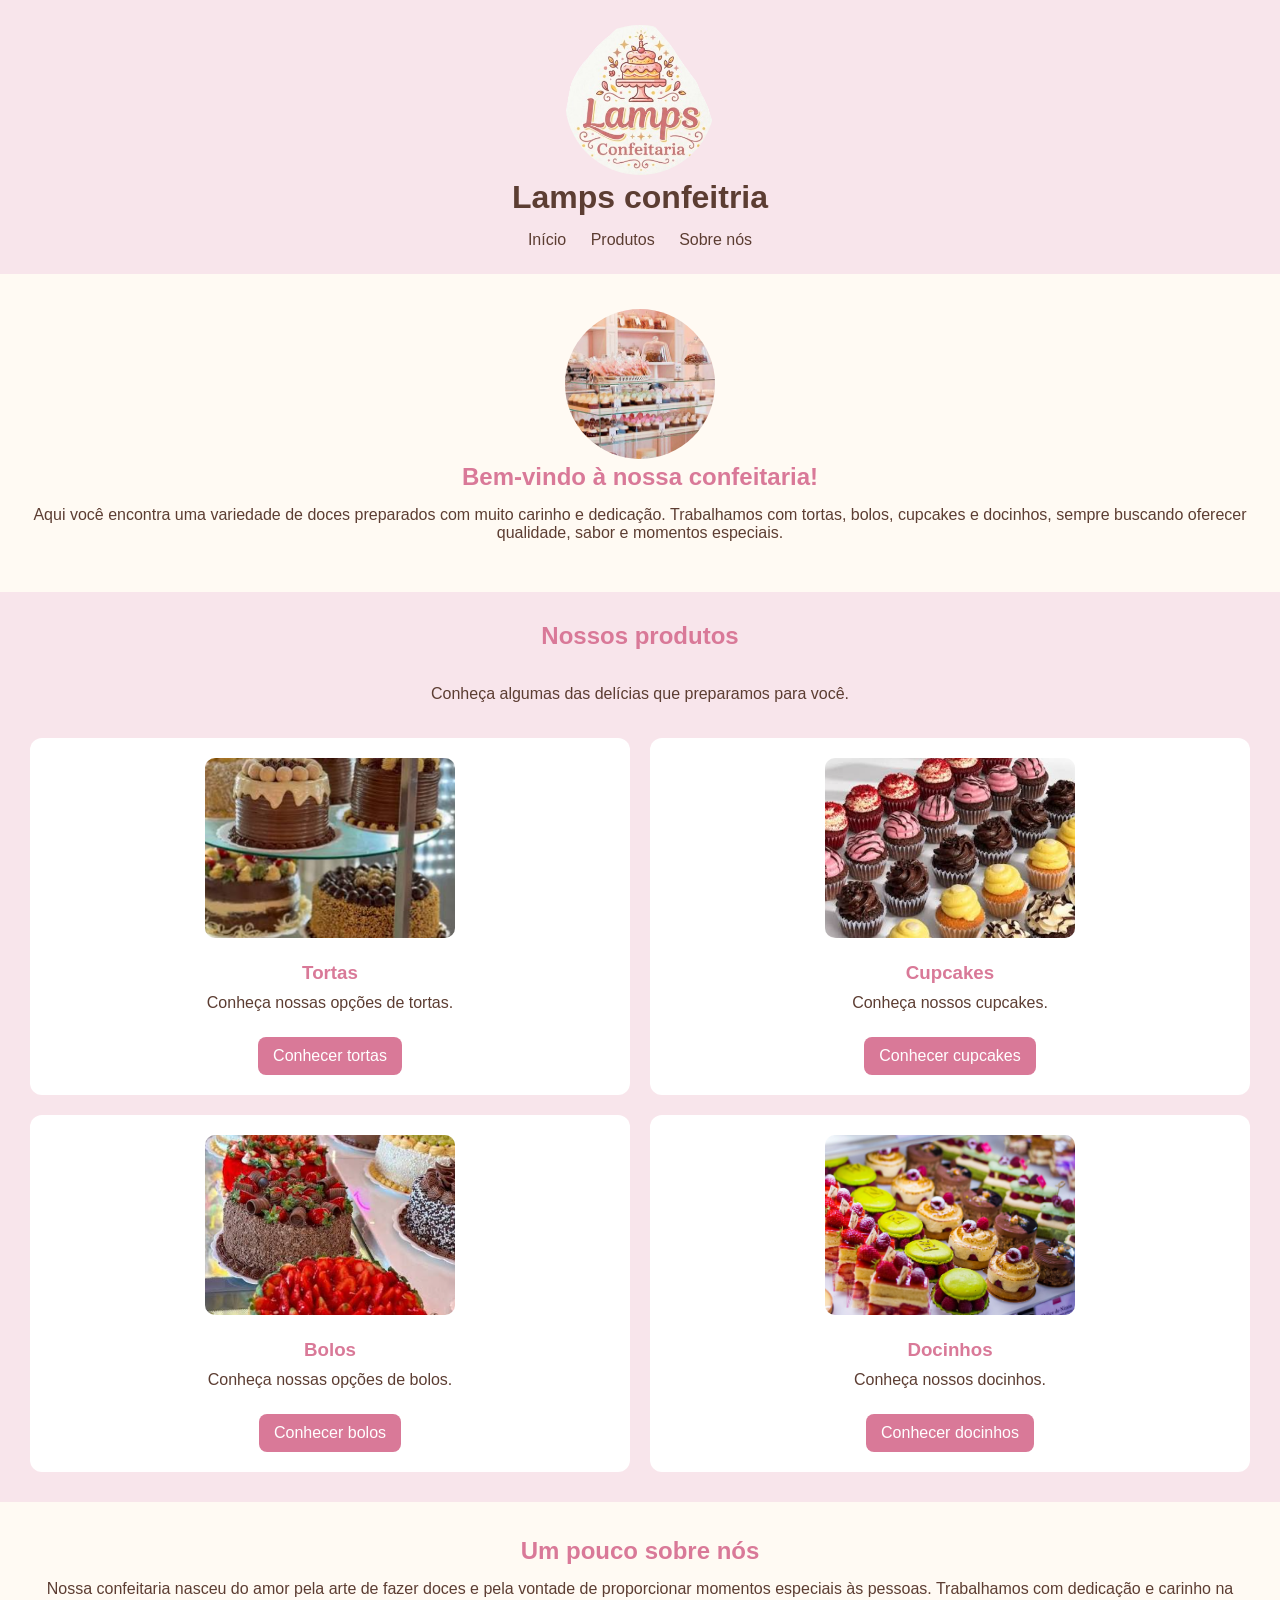
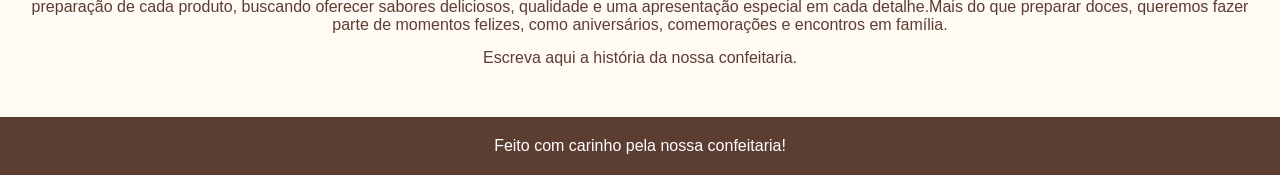
<file: index.html>
<!DOCTYPE html>
<html lang="pt-BR">
<head>
    <meta charset="UTF-8">
    <meta name="viewport" content="width=device-width, initial-scale=1.0">
    <title>Minha Confeitaria</title>
    <link rel="stylesheet" href="styles.css">
    
</head>

<body>

    <header>
        <img src="imagem/logo" alt="" 
        height: 100px;       
        border-radius: 50%;   
        object-fit: cover; >
        <h1>Lamps confeitria</h1>
        
        <nav>
            <a href="#inicio">Início</a>
            <a href="#produtos">Produtos</a>
            <a href="#sobre">Sobre nós</a>
        </nav>
    </header>

    <main>
        
        <section id="inicio">
            <img src="imagem/ConfeitariaFrente" alt="">
            <h2>Bem-vindo à nossa confeitaria!</h2>

            <p>Aqui você encontra uma variedade de doces preparados com muito carinho e dedicação. 
                Trabalhamos com tortas, bolos, cupcakes e docinhos, 
                sempre buscando oferecer qualidade, sabor e momentos especiais.
            </p>
        </section>

        <section id="produtos">
            <h2>Nossos produtos</h2>
            <p>Conheça algumas das delícias que preparamos para você.</p>
            
            <article>
                <img src="imagem/TortasGeral" alt="">
                <h3>Tortas</h3>
                <p>Conheça nossas opções de tortas.</p>
                <a href="tortas.html">Conhecer tortas</a>
            </article>

            <article>
                <img src="imagem/CupGeral" alt="">
                <h3>Cupcakes</h3>
                <p>Conheça nossos cupcakes.</p>
                <a href="Cup.html">Conhecer cupcakes</a>
            </article>

            <article>
                <img src="imagem/BolosGeral" alt="">
                <h3>Bolos</h3>
                <p>Conheça nossas opções de bolos.</p>
                <a href="Bolo.html">Conhecer bolos</a>
            </article>

            <article>
                <img src="imagem/DocesGeral" alt="">
                <h3>Docinhos</h3>
                <p>Conheça nossos docinhos.</p>
                <a href="Doces.html">Conhecer docinhos</a>
            </article>
        </section>

        <section id="sobre">
            <h2>Um pouco sobre nós</h2>

            <p>
                Nossa confeitaria nasceu do amor pela arte de fazer doces e pela vontade de proporcionar momentos especiais às pessoas.
                Trabalhamos com dedicação e carinho na preparação de cada produto, buscando oferecer sabores deliciosos, 
                qualidade e uma apresentação especial em cada detalhe.Mais do que preparar doces, queremos fazer parte de momentos felizes, como aniversários, 
                comemorações e encontros em família.
            </p>
            <p>Escreva aqui a história da nossa confeitaria.</p>
        </section>

    </main>

    <footer>
        <p>Feito com carinho pela nossa confeitaria!</p>
    </footer>

</body>
</html>
</file>
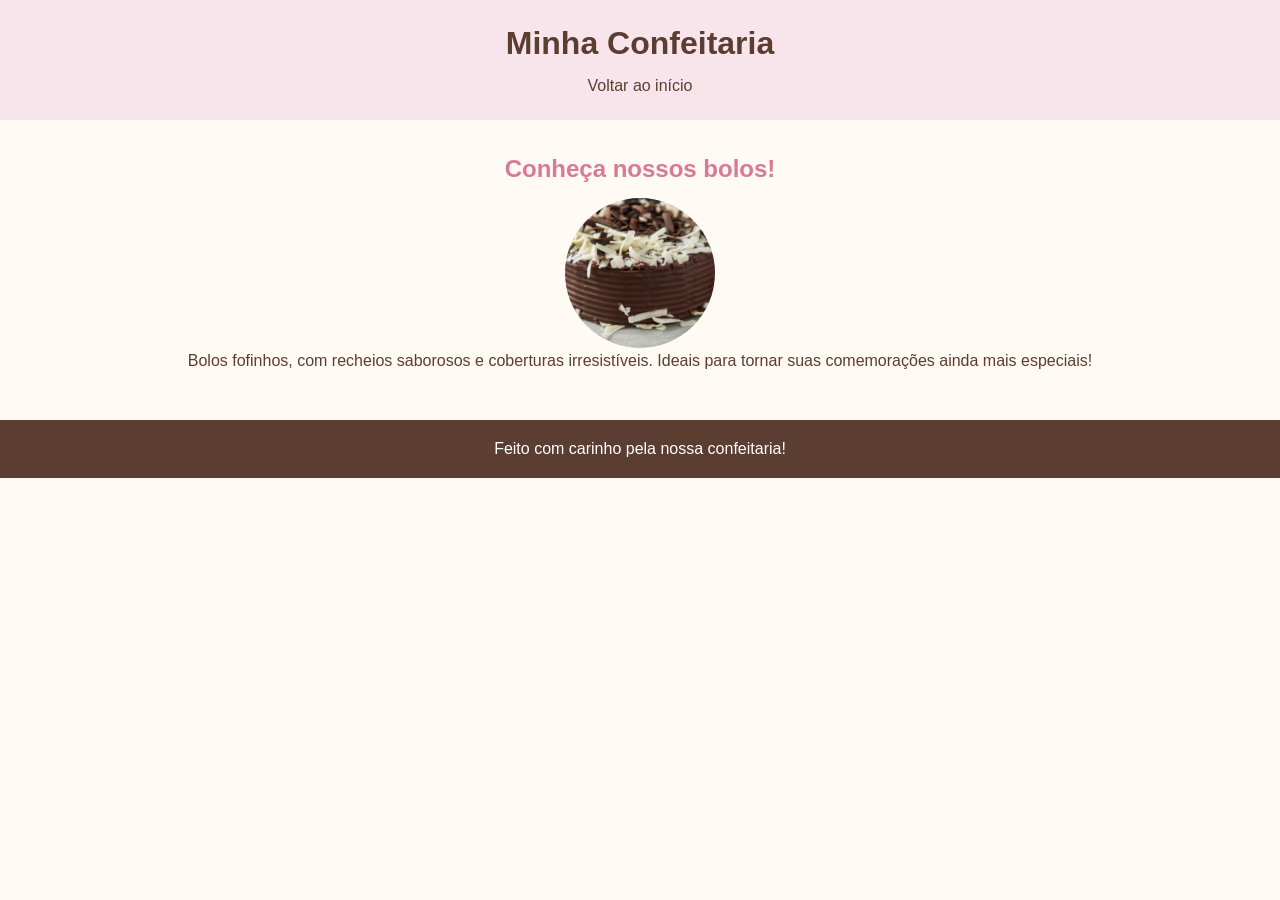
<file: Bolo.html>
<!DOCTYPE html>
<html lang="pt-BR">
<head>
    <meta charset="UTF-8">
    <meta name="viewport" content="width=device-width, initial-scale=1.0">
    <title>Bolos - Minha Confeitaria</title>
    <link rel="stylesheet" href="styles.css">
</head>
<body>
    <header>
        <h1>Minha Confeitaria</h1>
        <nav><a href="index.html">Voltar ao início</a></nav>
    </header>
    <main>
        <section>
            <h2>Conheça nossos bolos!</h2>

            <img src="imagem/BoloChocolate" alt="" >

            <p>Bolos fofinhos, com recheios saborosos e coberturas irresistíveis. Ideais para tornar suas comemorações ainda mais especiais!</p>
        </section>
    </main>
    <footer>
        <p>Feito com carinho pela nossa confeitaria!</p>
    </footer>
</body>
</html>
</file>
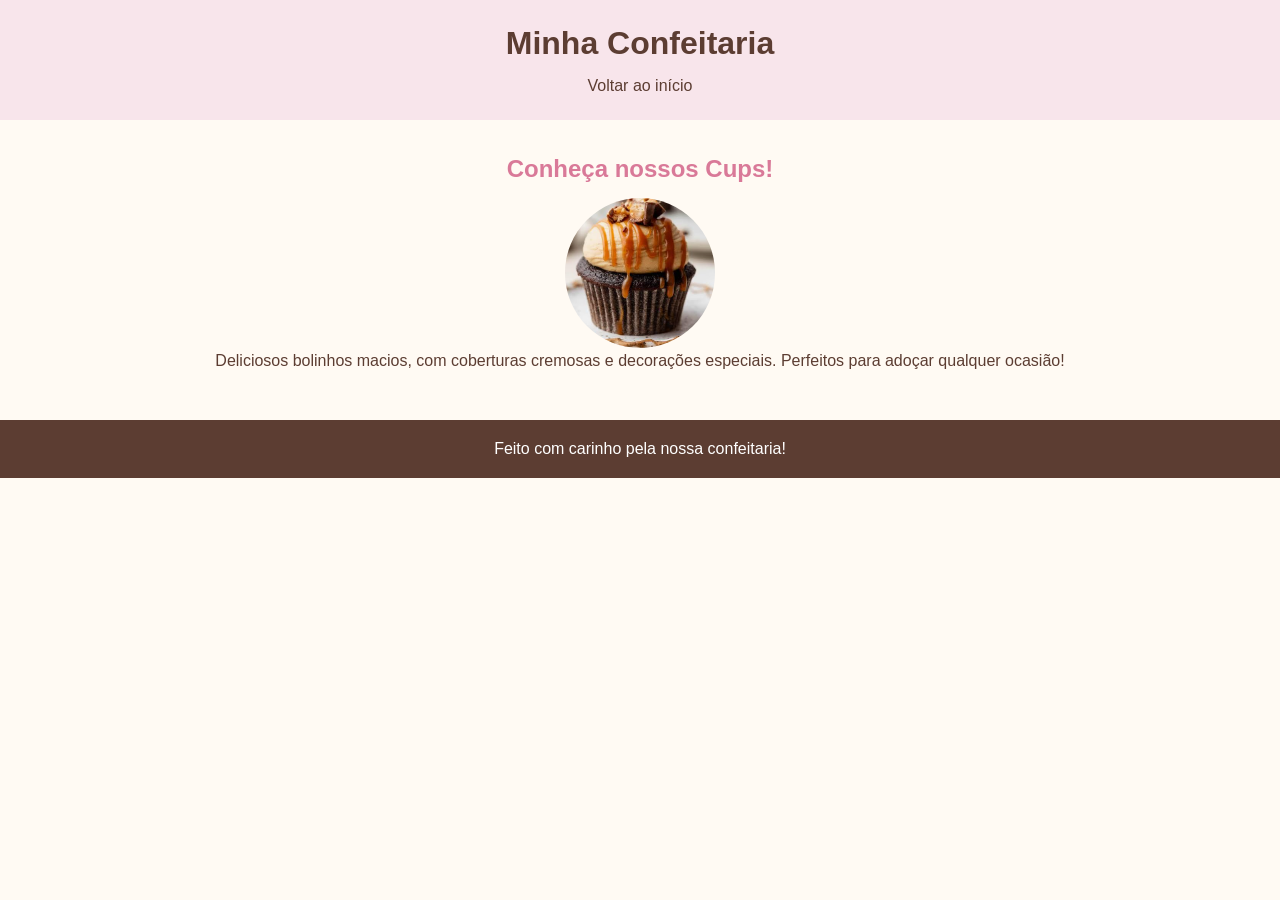
<file: Cup.html>
<!DOCTYPE html>
<html lang="pt-BR">
<head>
    <meta charset="UTF-8">
    <meta name="viewport" content="width=device-width, initial-scale=1.0">
    <title>Cupcake - Minha Confeitaria</title>
    <link rel="stylesheet" href="styles.css">
</head>
<body>
    <header>
        <h1>Minha Confeitaria</h1>
        <nav><a href="index.html">Voltar ao início</a></nav>
    </header>
    <main>
        <section>
            <h2>Conheça nossos Cups!</h2>

            <img src="imagem/CupCaramelo" alt="" >

            <p>Deliciosos bolinhos macios, com coberturas cremosas e decorações especiais. Perfeitos para adoçar qualquer ocasião!</p>
        </section>
    </main>
    <footer>
        <p>Feito com carinho pela nossa confeitaria!</p>
    </footer>
</body>
</html>
</file>
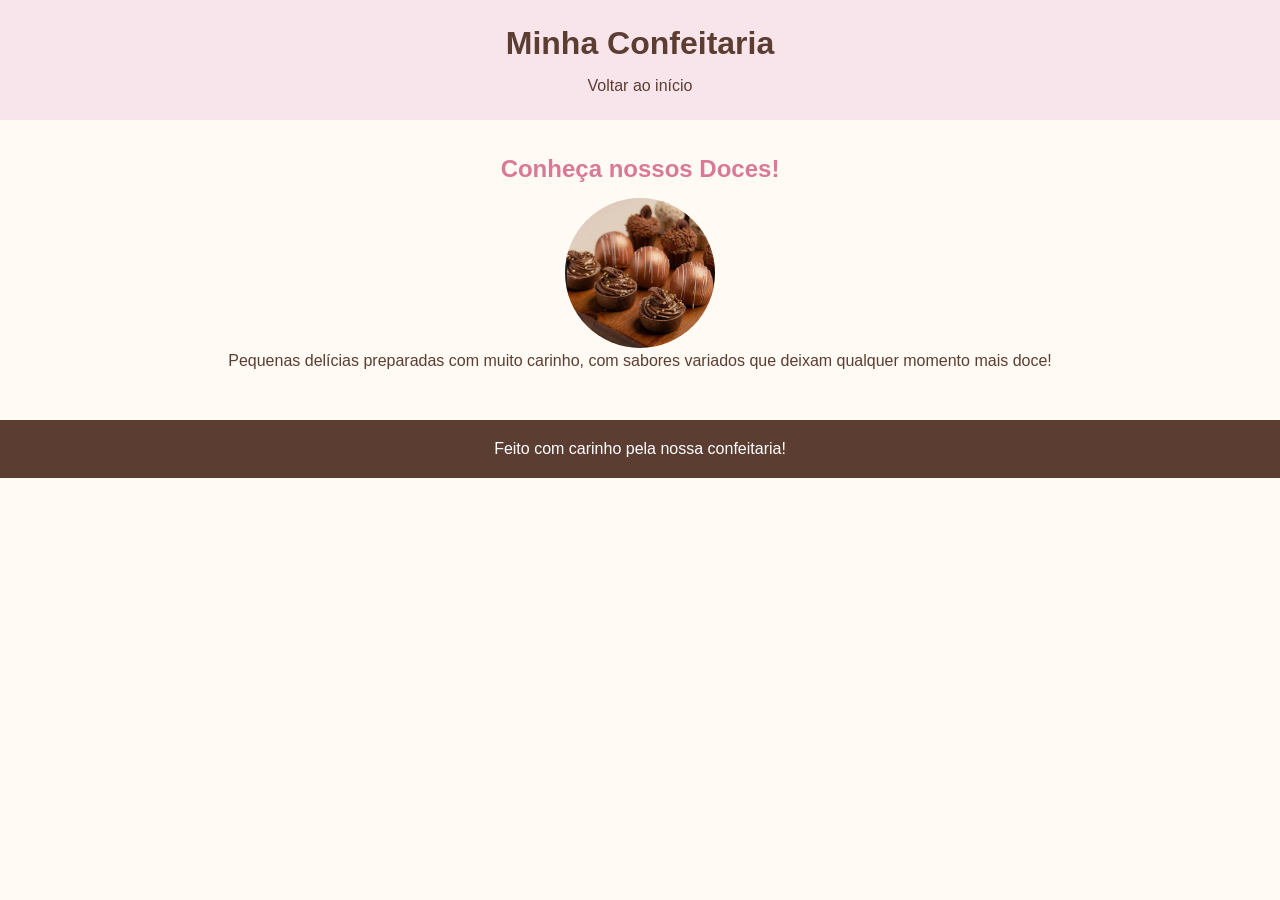
<file: Doces.html>
<!DOCTYPE html>
<html lang="pt-BR">
<head>
    <meta charset="UTF-8">
    <meta name="viewport" content="width=device-width, initial-scale=1.0">
    <title>Doces - Minha Confeitaria</title>
    <link rel="stylesheet" href="styles.css">
</head>
<body>
    <header>
        <h1>Minha Confeitaria</h1>
        <nav><a href="index.html">Voltar ao início</a></nav>
    </header>
    <main>
        <section>
            <h2>Conheça nossos Doces!</h2>

            <img src="imagem/DocesChocolate" alt="" >

            <p>Pequenas delícias preparadas com muito carinho, com sabores variados que deixam qualquer momento mais doce!</p>
        </section>
    </main>
    <footer>
        <p>Feito com carinho pela nossa confeitaria!</p>
    </footer>
</body>
</html>
</file>
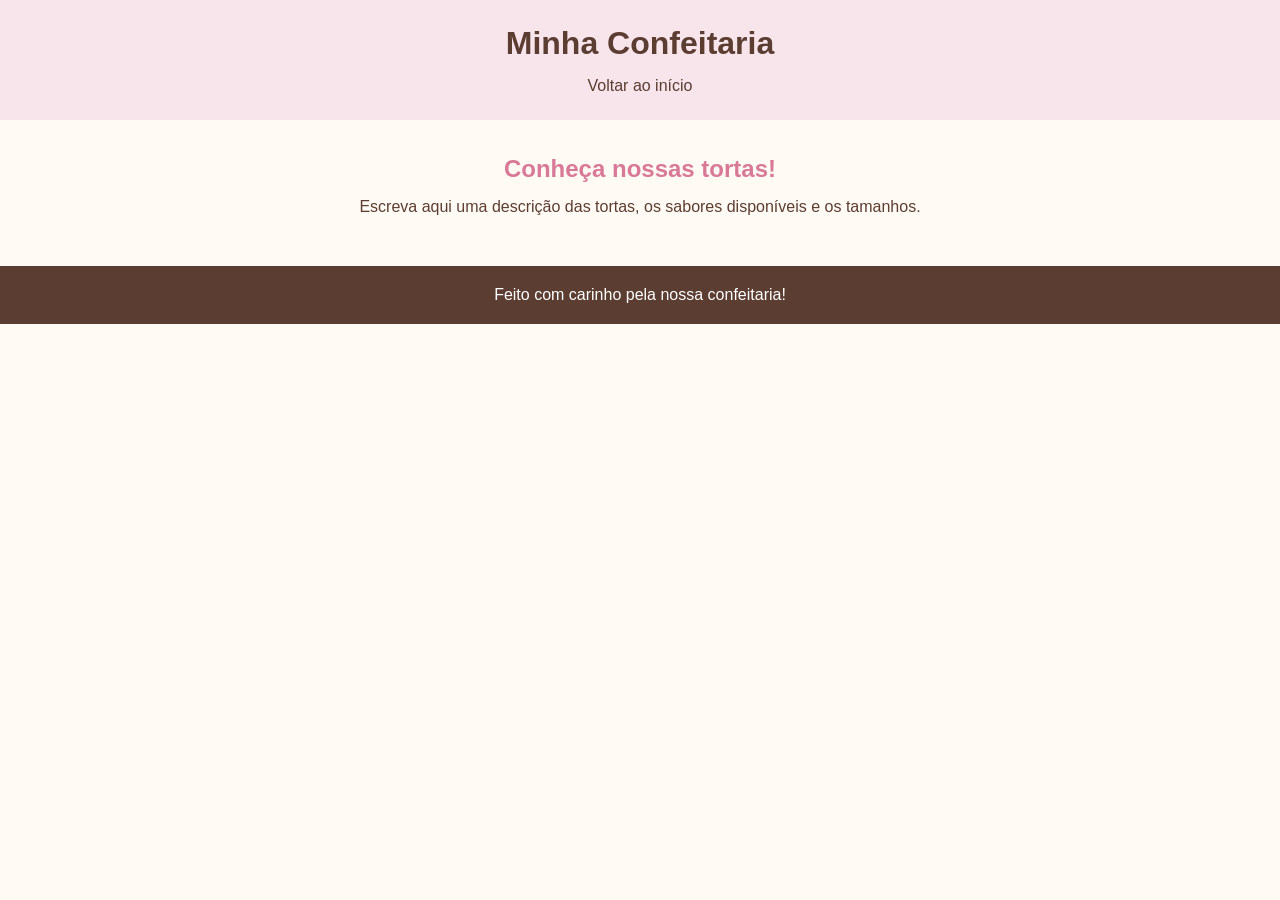
<file: tortas (1).html>
<!DOCTYPE html>
<html lang="pt-BR">
<head>
    <meta charset="UTF-8">
    <meta name="viewport" content="width=device-width, initial-scale=1.0">
    <title>Tortas - Minha Confeitaria</title>
    <link rel="stylesheet" href="styles.css">
</head>
<body>
    <header>
        <h1>Minha Confeitaria</h1>
        <nav><a href="index.html">Voltar ao início</a></nav>
    </header>
    <main>
        <section>
            <h2>Conheça nossas tortas!</h2>

            <!-- ADICIONE AQUI UMA FOTO DO PRODUTO -->

            <p>Escreva aqui uma descrição das tortas, os sabores disponíveis e os tamanhos.</p>
        </section>
    </main>
    <footer>
        <p>Feito com carinho pela nossa confeitaria!</p>
    </footer>
</body>
</html>
</file>
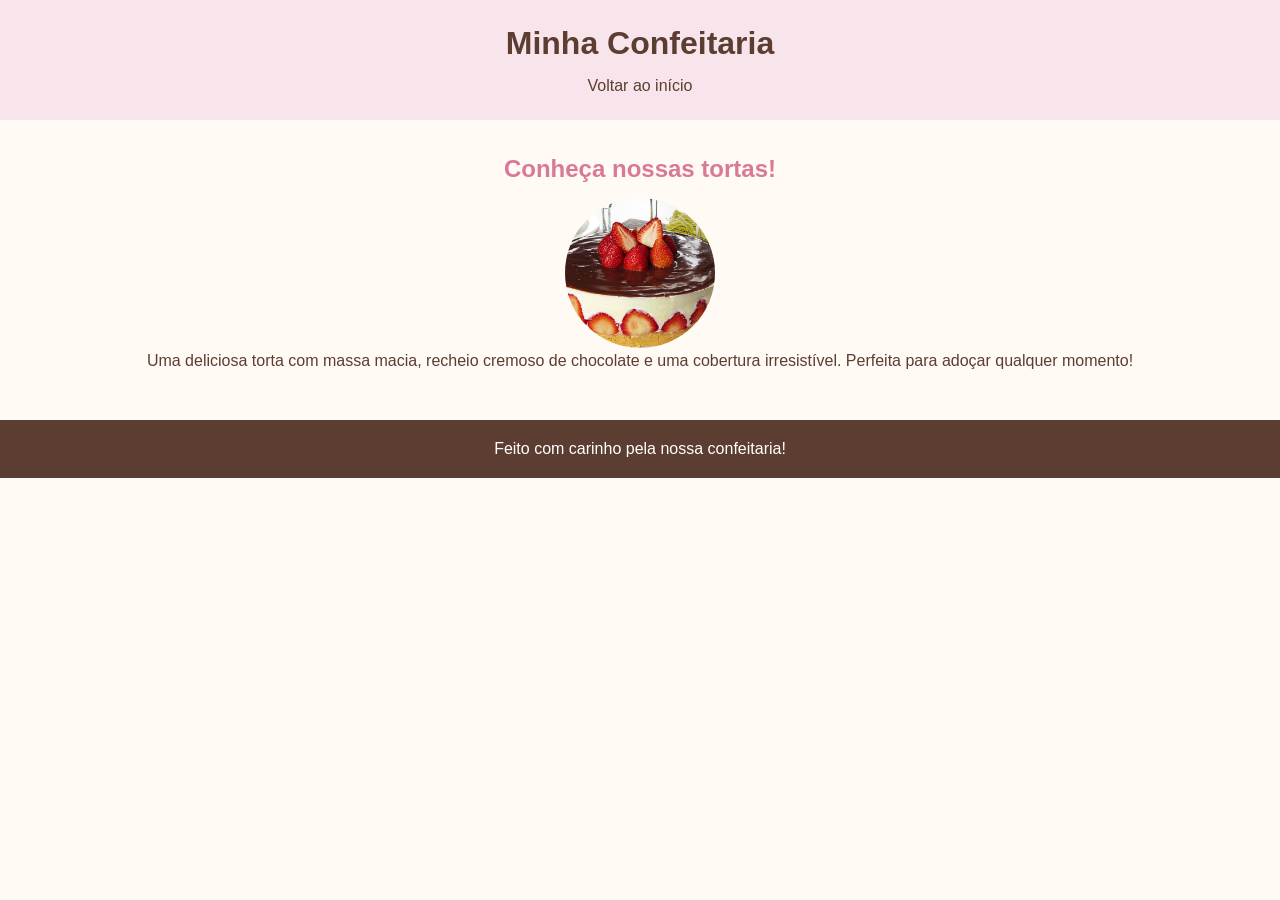
<file: tortas.html>
<!DOCTYPE html>
<html lang="pt-BR">
<head>
    <meta charset="UTF-8">
    <meta name="viewport" content="width=device-width, initial-scale=1.0">
    <title>Tortas - Minha Confeitaria</title>
    <link rel="stylesheet" href="styles.css">
</head>
<body>
    <header>
        <h1>Minha Confeitaria</h1>
        <nav><a href="index.html">Voltar ao início</a></nav>
    </header>
    <main>
        <section>
            <h2>Conheça nossas tortas!</h2>

            <img src="imagem/TortaMorango" alt="" >

            <p>Uma deliciosa torta com massa macia, recheio cremoso de chocolate e uma cobertura irresistível. Perfeita para adoçar qualquer momento!</p>
        </section>
    </main>
    <footer>
        <p>Feito com carinho pela nossa confeitaria!</p>
    </footer>
</body>
</html>
</file>
<file: styles.css>
:root {
    --rosa-fundo: #f8e5eb;
    --rosa-destaque: #d97998;
    --creme: #fffaf3;
    --marrom: #5c3d32;
    --branco: #ffffff;
}

img {
    width: 150px;
  height: 150px;
  border-radius: 50%;
  object-fit: cover;
}

* {
    margin: 0;
    padding: 0;
    box-sizing: border-box;
}

body {
    background-color: var(--creme);
    color: var(--marrom);
    font-family: Arial, sans-serif;
}

/* CABEÇALHO */
header {
    background-color: var(--rosa-fundo);
    text-align: center;
    padding: 25px;
}

header h1 {
    margin-bottom: 15px;
    color: var(--marrom);
}

nav a {
    color: var(--marrom);
    text-decoration: none;
    margin: 10px;
}

/* APRESENTAÇÃO E SOBRE */
section {
    padding: 35px 20px;
    text-align: center;
}

section h2 {
    color: var(--rosa-destaque);
    margin-bottom: 15px;
}

section p {
    margin-bottom: 15px;
}

/* CATEGORIAS DOS PRODUTOS */
#produtos {
    background-color: var(--rosa-fundo);
}

#produtos {
    display: grid;
    grid-template-columns: 1fr 1fr;
    gap: 20px;
    padding: 30px;
}

#produtos h2,
#produtos > p {
    grid-column: 1 / 3;
}

article {
    background-color: var(--branco);
    padding: 20px;
    border-radius: 12px;
    text-align: center;
}

/* Quando você adicionar as imagens, elas ficarão dentro do card */
article img {
    width: 100%;
    max-width: 250px;
    height: 180px;
    object-fit: cover;
    border-radius: 10px;
    margin-bottom: 10px;
}

article h3 {
    color: var(--rosa-destaque);
    margin: 10px;
}

article a {
    display: inline-block;
    background-color: var(--rosa-destaque);
    color: var(--branco);
    text-decoration: none;
    padding: 10px 15px;
    border-radius: 8px;
    margin-top: 10px;
}

/* RODAPÉ */
footer {
    background-color: var(--marrom);
    color: var(--branco);
    text-align: center;
    padding: 20px;
}

/* EM TELAS PEQUENAS, OS PRODUTOS FICAM UM ABAIXO DO OUTRO */
@media (max-width: 600px) {
    #produtos {
        grid-template-columns: 1fr;
    }

    #produtos h2,
    #produtos > p {
        grid-column: 1;
    }
}
</file>
